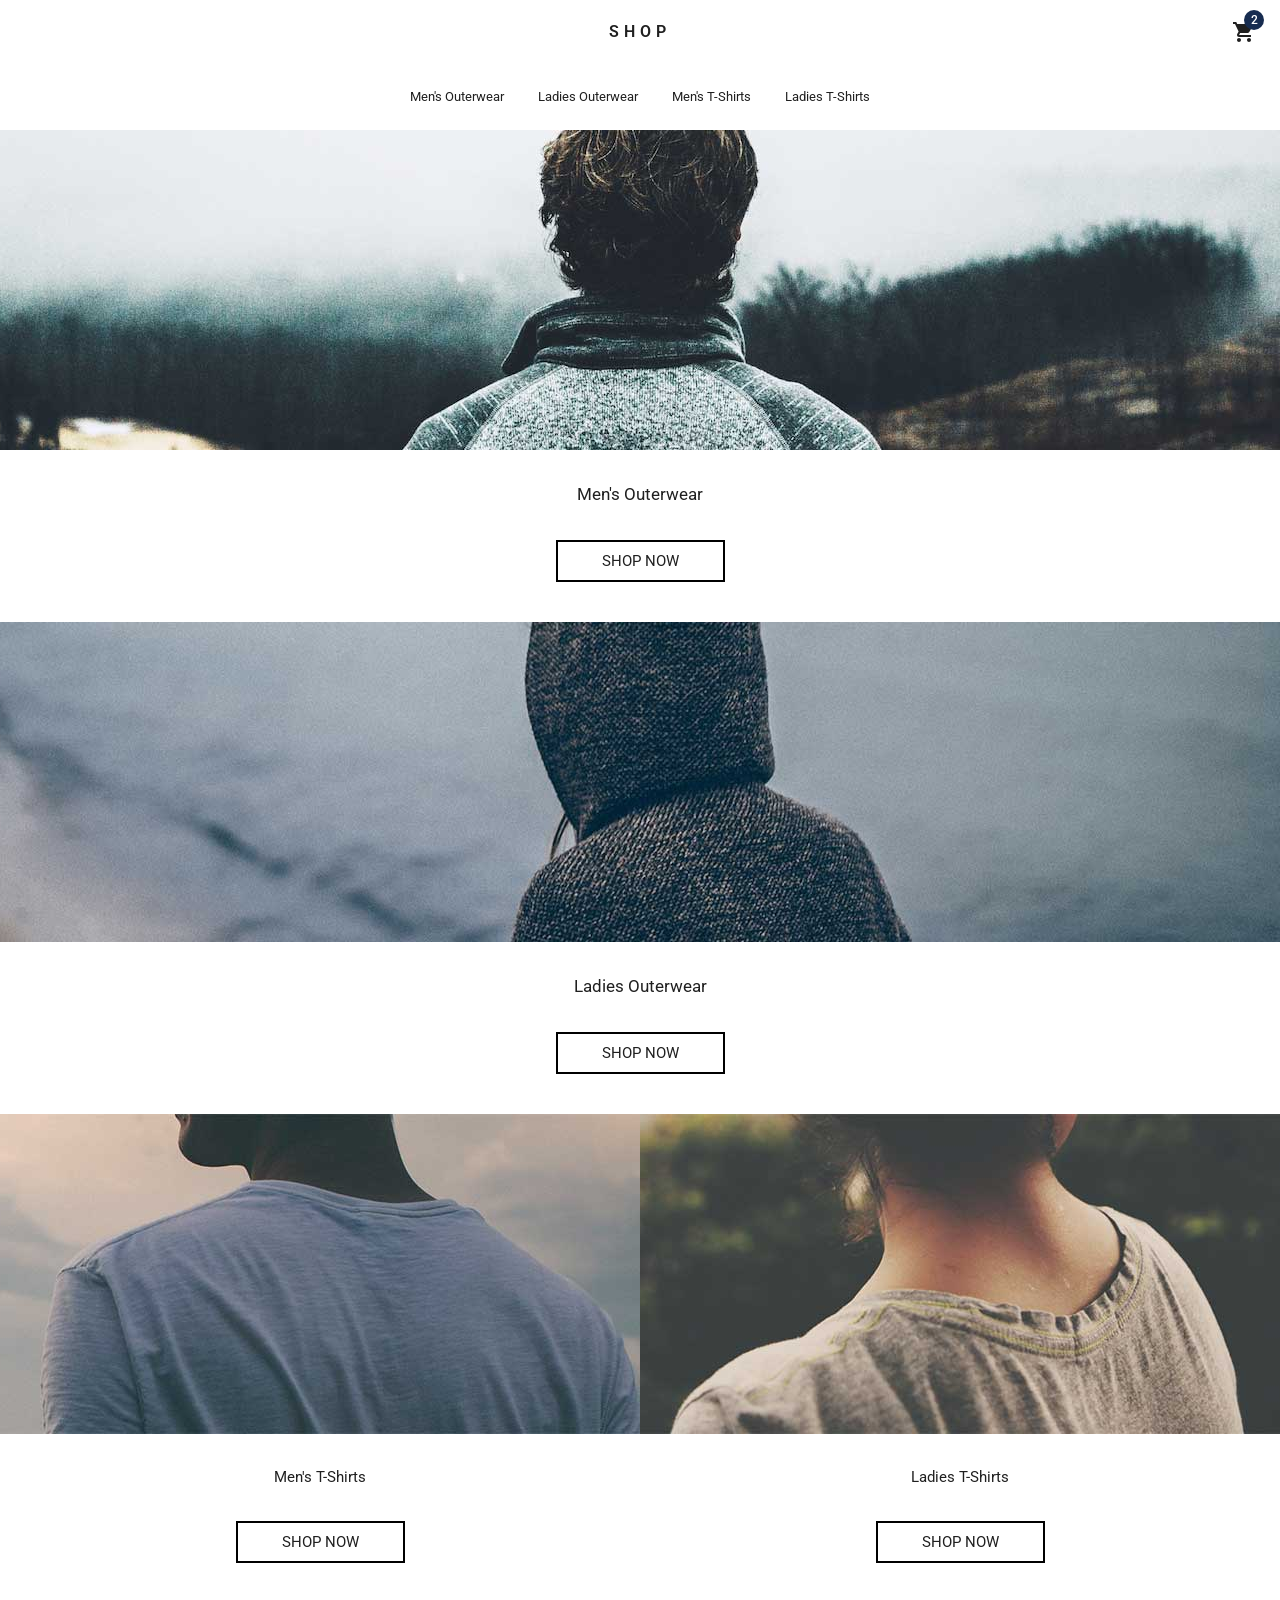
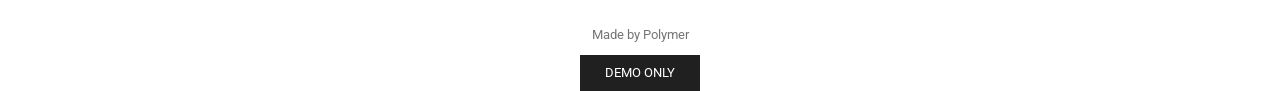
<file: index.html>
<!doctype html>
<html lang="en">
  <head>
    <meta charset="UTF-8" />
    <meta name="viewport" content="width=device-width, initial-scale=1.0" />
    <link rel="icon" type="image/png" sizes="32x32" href="./images/shop-icon-32.png" />
    <link rel="stylesheet" href="styles.css" />
    <title>Home - SHOP</title>
  </head>

  <body>
    <header class="page-header">
      <div class="header-top">
        <button type="button" class="hamburger-menu">
          <svg viewBox="0 0 24 24" aria-hidden="true">
            <path d="M3 18h18v-2H3v2zm0-5h18v-2H3v2zm0-7v2h18V6H3z" />
          </svg>
        </button>

        <a class="brand-title" href="./index.html" aria-label="SHOP Home">SHOP</a>

        <a class="cart-link" href="./pages/cart.html" aria-label="Shopping cart: 2 items">
          <svg viewBox="0 0 24 24" aria-hidden="true">
            <path
              d="M7 18c-1.1 0-1.99.9-1.99 2S5.9 22 7 22s2-.9 2-2-.9-2-2-2zM1 2v2h2l3.6 7.59-1.35 2.45c-.16.28-.25.61-.25.96 0 1.1.9 2 2 2h12v-2H7.42c-.14 0-.25-.11-.25-.25l.03-.12.9-1.63h7.45c.75 0 1.41-.41 1.75-1.03l3.58-6.49c.08-.14.12-.31.12-.48 0-.55-.45-1-1-1H5.21l-.94-2H1zm16 16c-1.1 0-1.99.9-1.99 2s.89 2 1.99 2 2-.9 2-2-.9-2-2-2z"
            />
          </svg>
          <span class="cart-count" aria-hidden="true">2</span>
        </a>
      </div>

      <!-- page navbar -->
      <nav class="page-nav" aria-label="Main navigation">
        <a href="./pages/product-listing-page.html">Men's Outerwear</a>
        <a href="./pages/product-listing-page.html">Ladies Outerwear</a>
        <a href="./pages/product-listing-page.html">Men's T-Shirts</a>
        <a href="./pages/product-listing-page.html">Ladies T-Shirts</a>
      </nav>
    </header>

    <main class="home-page">
      <section class="category">
        <a href="./pages/product-listing-page.html">
          <img src="./images/mens_outerwear.jpg" alt="Men's Outerwear" />
        </a>

        <div class="category-content">
          <h2>Men's Outerwear</h2>
          <a
            class="shop-button"
            href="./pages/product-listing-page.html"
            aria-label="Men's Outerwear Shop Now"
            >Shop Now</a
          >
        </div>
      </section>

      <section class="category">
        <a href="./pages/product-listing-page.html">
          <img src="./images/ladies_outerwear.jpg" alt="Ladies Outerwear" />
        </a>

        <div class="category-content">
          <h2>Ladies Outerwear</h2>
          <a
            class="shop-button"
            href="./pages/product-listing-page.html"
            aria-label="Ladies Outerwear Shop Now"
            >Shop Now</a
          >
        </div>
      </section>

      <div class="tshirt-categories">
        <section class="category">
          <a href="./pages/product-listing-page.html">
            <img src="./images/mens_tshirts.jpg" alt="Men's T-Shirts" />
          </a>

          <div class="category-content">
            <h2>Men's T-Shirts</h2>
            <a
              class="shop-button"
              href="./pages/product-listing-page.html"
              aria-label="Men's T-Shirts Shop Now"
              >Shop Now</a
            >
          </div>
        </section>

        <section class="category">
          <a href="./pages/product-listing-page.html">
            <img src="./images/ladies_tshirts.jpg" alt="Ladies T-Shirts" />
          </a>

          <div class="category-content">
            <h2>Ladies T-Shirts</h2>
            <a
              class="shop-button"
              href="./pages/product-listing-page.html"
              aria-label="Ladies T-Shirts Shop Now"
              >Shop Now</a
            >
          </div>
        </section>
      </div>
    </main>

    <footer class="page-footer">
      <a
        class="footer-link"
        target="_blank"
        rel="noopener"
        href="https://polymer-library.polymer-project.org/3.0/docs/apps/"
        >Made by Polymer</a
      >
      <p class="footer-button">Demo Only</p>
    </footer>
  </body>
</html>
</file>
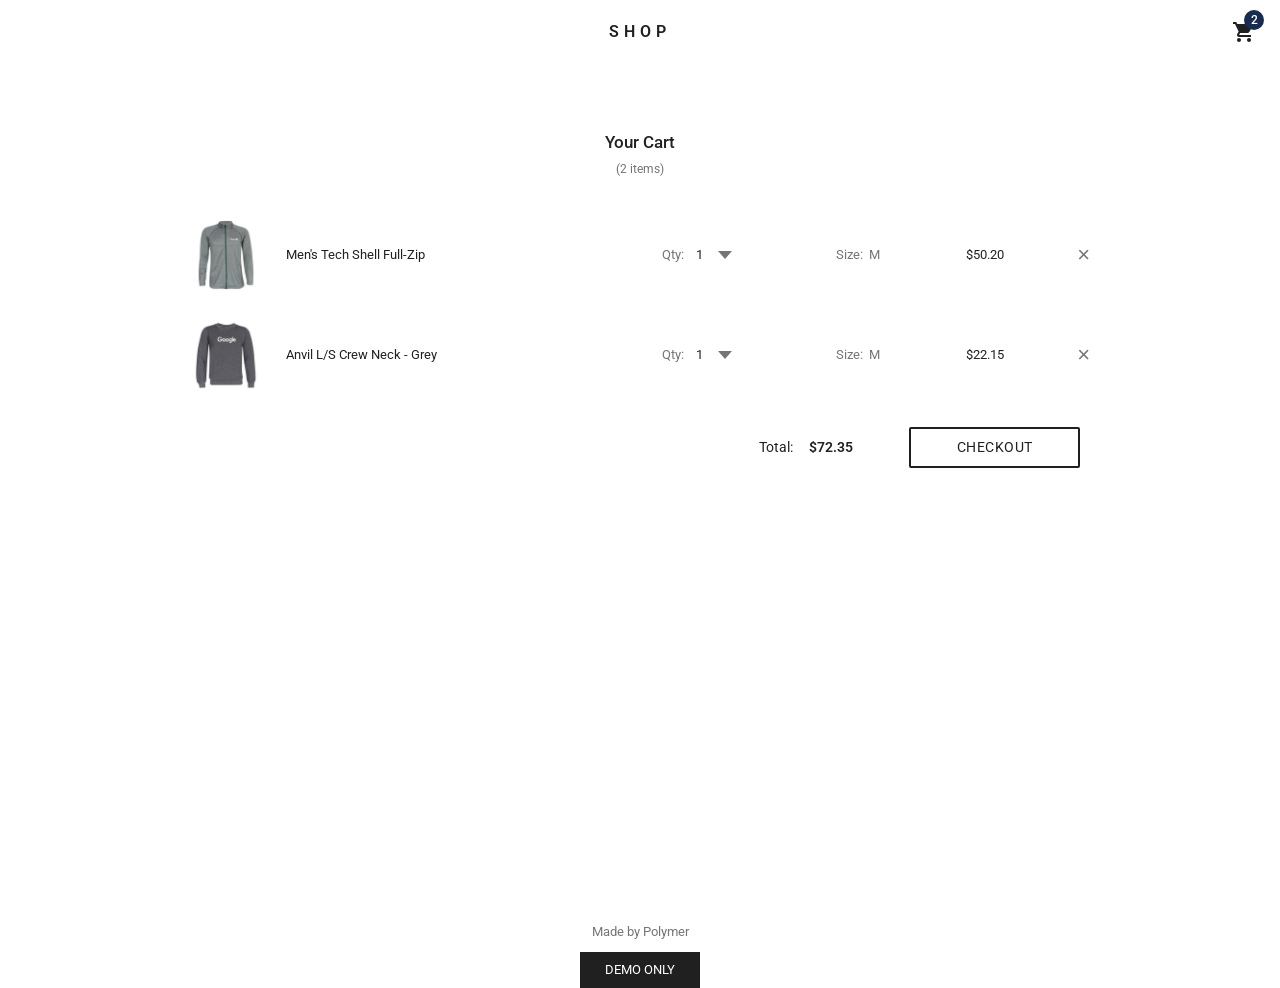
<file: pages/cart.html>
<!doctype html>
<html lang="en">
  <head>
    <meta charset="UTF-8" />
    <meta name="viewport" content="width=device-width, initial-scale=1.0" />
    <link rel="icon" type="image/png" sizes="32x32" href="../images/shop-icon-32.png" />
    <link rel="stylesheet" href="../styles.css" />
    <title>Your cart - SHOP</title>
  </head>

  <body>
    <header class="page-header">
      <div class="header-top">
        <button type="button" class="hamburger-menu">
          <svg viewBox="0 0 24 24" aria-hidden="true">
            <path d="M3 18h18v-2H3v2zm0-5h18v-2H3v2zm0-7v2h18V6H3z" />
          </svg>
        </button>

        <a class="brand-title" href="../index.html" aria-label="SHOP Home">SHOP</a>

        <a class="cart-link" href="cart.html" aria-label="Shopping cart: 2 items">
          <svg viewBox="0 0 24 24" aria-hidden="true">
            <path
              d="M7 18c-1.1 0-1.99.9-1.99 2S5.9 22 7 22s2-.9 2-2-.9-2-2-2zM1 2v2h2l3.6 7.59-1.35 2.45c-.16.28-.25.61-.25.96 0 1.1.9 2 2 2h12v-2H7.42c-.14 0-.25-.11-.25-.25l.03-.12.9-1.63h7.45c.75 0 1.41-.41 1.75-1.03l3.58-6.49c.08-.14.12-.31.12-.48 0-.55-.45-1-1-1H5.21l-.94-2H1zm16 16c-1.1 0-1.99.9-1.99 2s.89 2 1.99 2 2-.9 2-2-.9-2-2-2z"
            />
          </svg>
          <span class="cart-count" aria-hidden="true">2</span>
        </a>
      </div>
    </header>

    <main class="cart-page">
      <div class="cart-heading">
        <h1>Your Cart</h1>
        <p class="cart-item-count">(2 items)</p>
      </div>

      <section class="cart-items">
        <article class="cart-item">
          <img
            class="cart-item-image"
            src="../data/images/10-15068B.jpg"
            alt="Men's Tech Shell Full-Zip"
          />

          <h2 class="cart-item-name">Men's Tech Shell Full-Zip</h2>

          <div class="cart-item-details">
            <div class="cart-item-quantity">
              <label for="quantity-1">Qty:</label>
              <select id="quantity-1" name="quantity-1">
                <option selected>1</option>
                <option>2</option>
                <option>3</option>
                <option>4</option>
                <option>5</option>
              </select>
            </div>

            <div class="cart-item-size">
              <span>Size:</span>
              <span>M</span>
            </div>

            <p class="cart-item-price">$50.20</p>
          </div>

          <button
            class="remove-item"
            type="button"
            aria-label="Remove Men's Tech Shell Full-Zip from cart"
          >
            &times;
          </button>
        </article>

        <article class="cart-item">
          <img
            class="cart-item-image"
            src="../data/images/10-14154B.jpg"
            alt="Anvil L/S Crew Neck - Grey"
          />

          <h2 class="cart-item-name">Anvil L/S Crew Neck - Grey</h2>

          <div class="cart-item-details">
            <div class="cart-item-quantity">
              <label for="quantity-2">Qty:</label>
              <select id="quantity-2" name="quantity-2">
                <option selected>1</option>
                <option>2</option>
                <option>3</option>
                <option>4</option>
                <option>5</option>
              </select>
            </div>

            <div class="cart-item-size">
              <span>Size:</span>
              <span>M</span>
            </div>

            <p class="cart-item-price">$22.15</p>
          </div>

          <button
            class="remove-item"
            type="button"
            aria-label="Remove Anvil L/S Crew Neck - Grey from cart"
          >
            &times;
          </button>
        </article>
      </section>

      <div class="cart-summary">
        <p class="cart-total">
          <span>Total:</span>
          <strong>$72.35</strong>
        </p>

        <a class="checkout-button" href="checkout.html">CHECKOUT</a>
      </div>
    </main>

    <footer class="page-footer">
      <a
        class="footer-link"
        target="_blank"
        href="https://polymer-library.polymer-project.org/3.0/docs/apps/"
        >Made by Polymer</a
      >
      <p class="footer-button">DEMO ONLY</p>
    </footer>
  </body>
</html>
</file>
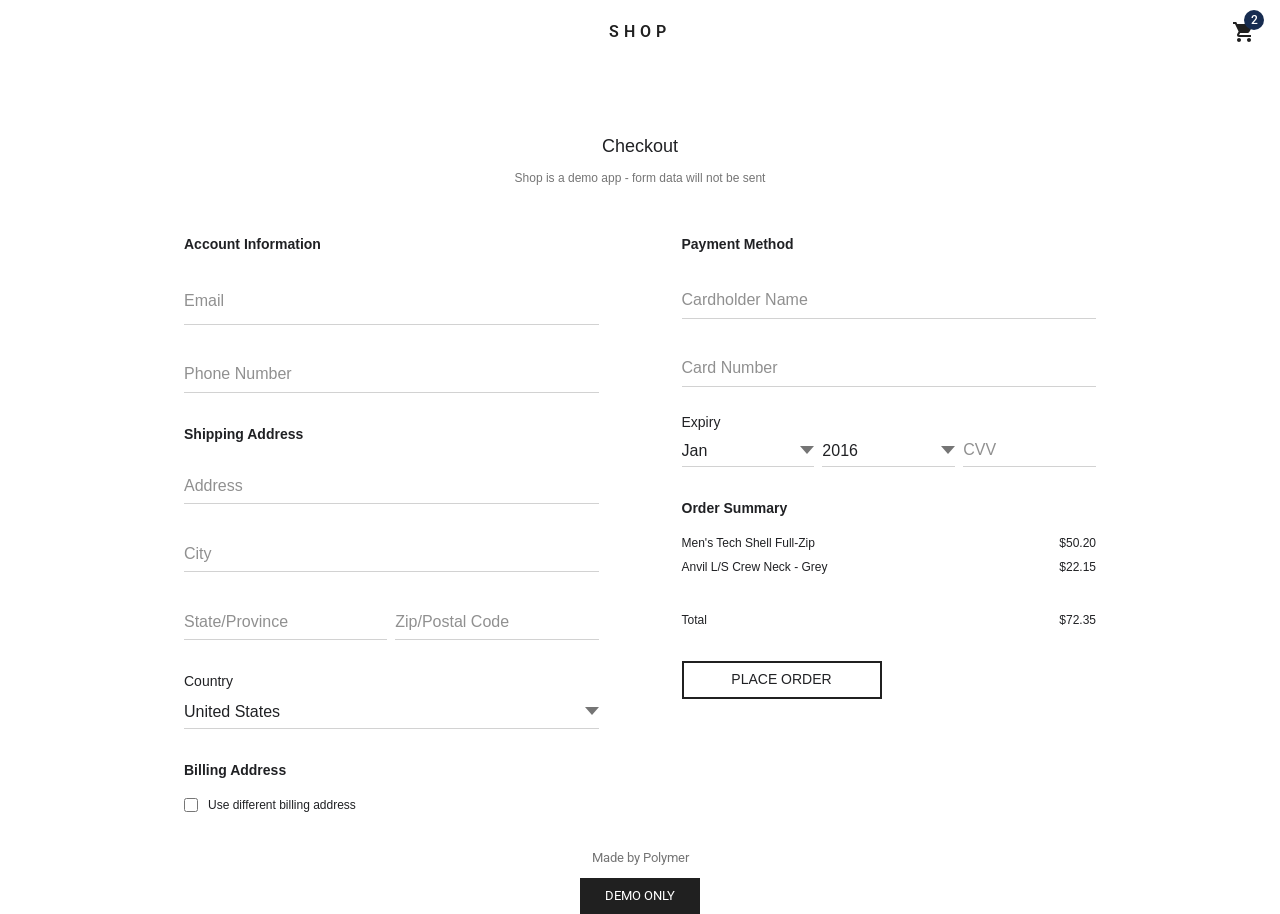
<file: pages/checkout.html>
<!doctype html>
<html lang="en">
  <head>
    <meta charset="UTF-8" />
    <meta name="viewport" content="width=device-width, initial-scale=1.0" />
    <link rel="icon" type="image/png" sizes="32x32" href="../images/shop-icon-32.png" />
    <link rel="stylesheet" href="../styles.css" />
    <title>Checkout - SHOP</title>
  </head>

  <body>
    <header class="page-header">
      <div class="header-top">
        <button type="button" class="hamburger-menu">
          <svg viewBox="0 0 24 24" aria-hidden="true">
            <path d="M3 18h18v-2H3v2zm0-5h18v-2H3v2zm0-7v2h18V6H3z" />
          </svg>
        </button>

        <a class="brand-title" href="../index.html" aria-label="SHOP Home">SHOP</a>

        <a class="cart-link" href="cart.html" aria-label="Shopping cart: 2 items">
          <svg viewBox="0 0 24 24" aria-hidden="true">
            <path
              d="M7 18c-1.1 0-1.99.9-1.99 2S5.9 22 7 22s2-.9 2-2-.9-2-2-2zM1 2v2h2l3.6 7.59-1.35 2.45c-.16.28-.25.61-.25.96 0 1.1.9 2 2 2h12v-2H7.42c-.14 0-.25-.11-.25-.25l.03-.12.9-1.63h7.45c.75 0 1.41-.41 1.75-1.03l3.58-6.49c.08-.14.12-.31.12-.48 0-.55-.45-1-1-1H5.21l-.94-2H1zm16 16c-1.1 0-1.99.9-1.99 2s.89 2 1.99 2 2-.9 2-2-.9-2-2-2z"
            />
          </svg>
          <span class="cart-count" aria-hidden="true">2</span>
        </a>
      </div>
    </header>

    <main class="checkout-page">
      <div class="checkout-intro">
        <h1>Checkout</h1>
        <p>Shop is a demo app - form data will not be sent</p>
      </div>

      <form class="checkout-form">
        <div class="checkout-left">
          <section class="checkout-section account-section">
            <h2>Account Information</h2>

            <div class="checkout-field email-field">
              <input
                id="email"
                name="email"
                type="email"
                placeholder="Email"
                autocomplete="email"
              />
            </div>

            <div class="checkout-field">
              <input
                id="phone"
                name="phone"
                type="tel"
                placeholder="Phone Number"
                autocomplete="tel"
              />
            </div>
          </section>

          <section class="checkout-section shipping-section">
            <h2>Shipping Address</h2>

            <div class="checkout-field">
              <input
                id="address"
                name="address"
                type="text"
                placeholder="Address"
                aria-label="Address"
                autocomplete="street-address"
              />
            </div>

            <div class="checkout-field">
              <input
                id="city"
                name="city"
                type="text"
                placeholder="City"
                aria-label="City"
                autocomplete="address-level2"
              />
            </div>

            <div class="checkout-field address-row">
              <input
                id="state"
                name="state"
                type="text"
                placeholder="State/Province"
                aria-label="State/Province"
                autocomplete="address-level1"
              />
              <input
                id="postal-code"
                name="postalCode"
                type="text"
                placeholder="Zip/Postal Code"
                aria-label="Zip/Postal Code"
                autocomplete="postal-code"
              />
            </div>

            <div class="checkout-field country-field">
              <label for="country">Country</label>
              <select id="country" name="country" autocomplete="country-name">
                <option value="US" selected>United States</option>
                <option value="IN">India</option>
                <option value="CA">Canada</option>
                <option value="GB">United Kingdom</option>
                <option value="AU">Australia</option>
              </select>
            </div>
          </section>

          <section class="checkout-section billing-section">
            <h2>Billing Address</h2>

            <label class="billing-checkbox">
              <input type="checkbox" name="differentBilling" />
              <span>Use different billing address</span>
            </label>
          </section>
        </div>

        <div class="checkout-right">
          <section class="checkout-section payment-section">
            <h2>Payment Method</h2>

            <div class="checkout-field">
              <input
                id="cardholder"
                name="cardholder"
                type="text"
                placeholder="Cardholder Name"
                aria-label="Cardholder Name"
                autocomplete="cc-name"
              />
            </div>

            <div class="checkout-field">
              <input
                id="card-number"
                name="cardNumber"
                type="text"
                inputmode="numeric"
                placeholder="Card Number"
                aria-label="Card Number"
                autocomplete="cc-number"
              />
            </div>

            <div class="expiry-row">
              <div class="checkout-field expiry-month">
                <label for="expiry-month">Expiry</label>
                <select id="expiry-month" name="expiryMonth" autocomplete="cc-exp-month">
                  <option value="01">Jan</option>
                  <option value="02">Feb</option>
                  <option value="03">Mar</option>
                  <option value="04">Apr</option>
                  <option value="05">May</option>
                  <option value="06">Jun</option>
                  <option value="07">Jul</option>
                  <option value="08">Aug</option>
                  <option value="09">Sep</option>
                  <option value="10">Oct</option>
                  <option value="11">Nov</option>
                  <option value="12">Dec</option>
                </select>
              </div>

              <div class="checkout-field expiry-year">
                <select id="expiry-year" name="expiryYear" autocomplete="cc-exp-year">
                  <option>2016</option>
                  <option>2026</option>
                  <option>2027</option>
                  <option>2028</option>
                  <option>2029</option>
                  <option>2030</option>
                  <option>2031</option>
                </select>
              </div>

              <div class="checkout-field expiry-cvv">
                <input
                  id="cvv"
                  name="cvv"
                  type="password"
                  inputmode="numeric"
                  placeholder="CVV"
                  autocomplete="cc-csc"
                />
              </div>
            </div>
          </section>

          <section class="checkout-section order-section">
            <h2>Order Summary</h2>

            <div class="order-items">
              <div class="order-item">
                <span>Men's Tech Shell Full-Zip</span>
                <span>$50.20</span>
              </div>

              <div class="order-item">
                <span>Anvil L/S Crew Neck - Grey</span>
                <span>$22.15</span>
              </div>
            </div>

            <div class="order-total">
              <span>Total</span>
              <span>$72.35</span>
            </div>

            <button class="place-order-button" type="submit">PLACE ORDER</button>
          </section>
        </div>
      </form>
    </main>

    <footer class="page-footer">
      <a
        class="footer-link"
        target="_blank"
        href="https://polymer-library.polymer-project.org/3.0/docs/apps/"
        >Made by Polymer</a
      >
      <p class="footer-button">DEMO ONLY</p>
    </footer>
  </body>
</html>
</file>
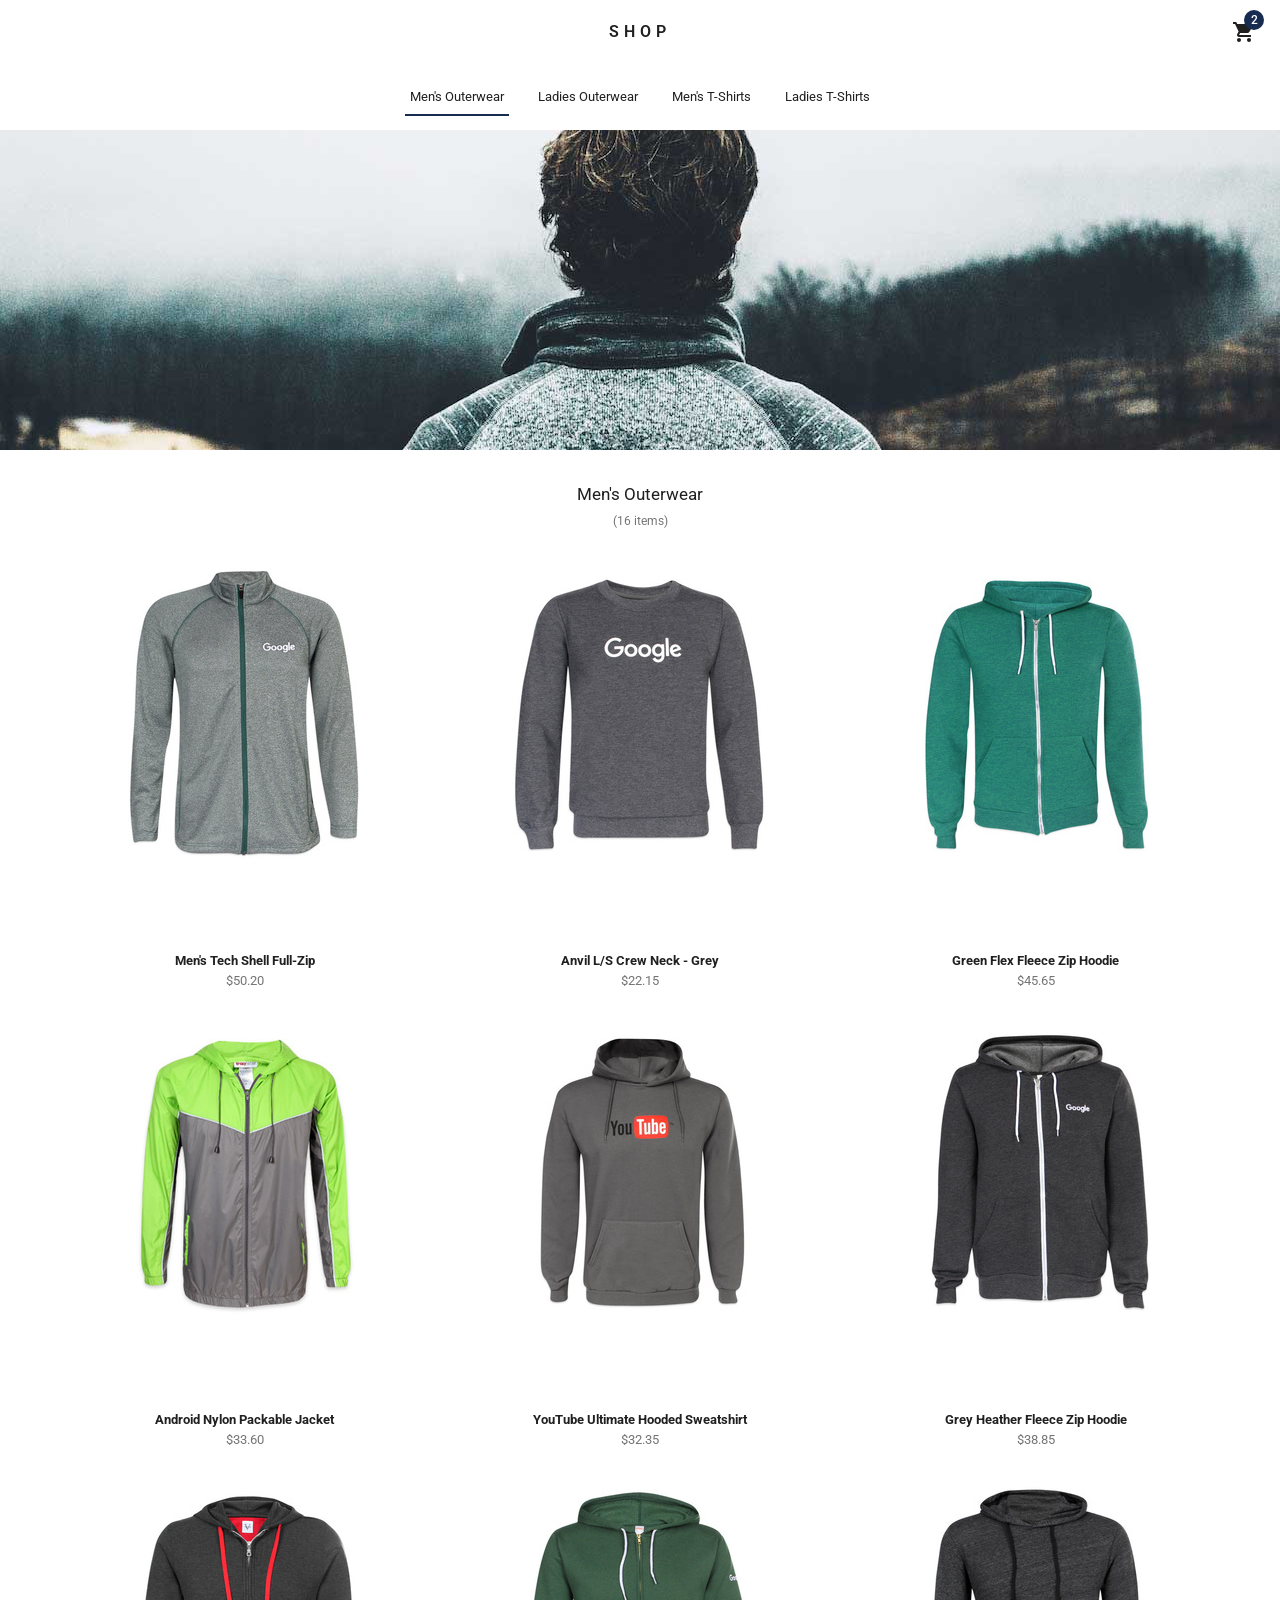
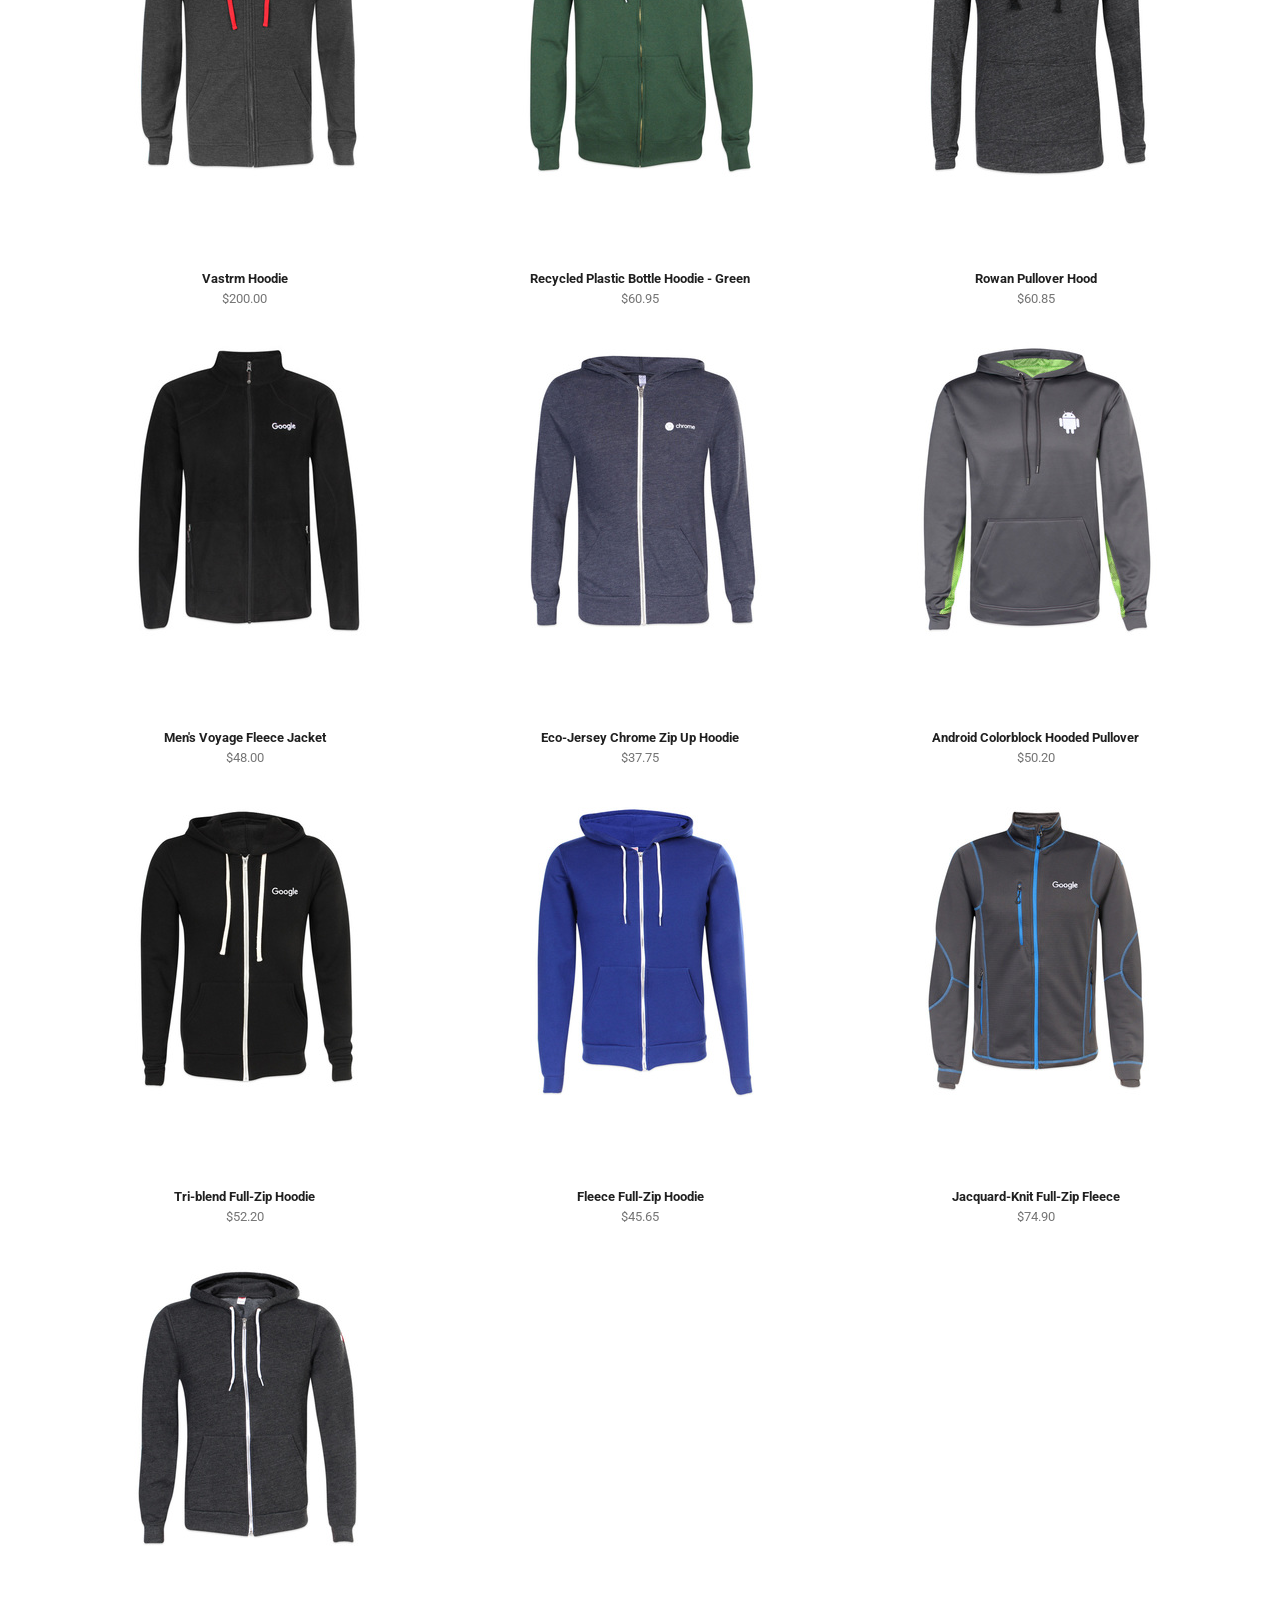
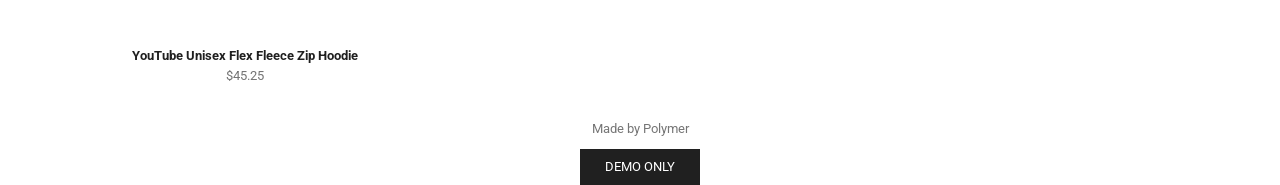
<file: pages/product-listing-page.html>
<!doctype html>
<html lang="en">
  <head>
    <meta charset="UTF-8" />
    <meta name="viewport" content="width=device-width, initial-scale=1.0" />
    <link rel="icon" type="image/png" sizes="32x32" href="../images/shop-icon-32.png" />
    <link rel="stylesheet" href="../styles.css" />
    <title>Men's Outerwear - SHOP</title>
  </head>
  <body>
    <header class="page-header">
      <div class="header-top">
        <button type="button" class="hamburger-menu">
          <svg viewBox="0 0 24 24" aria-hidden="true">
            <path d="M3 18h18v-2H3v2zm0-5h18v-2H3v2zm0-7v2h18V6H3z" />
          </svg>
        </button>

        <a class="brand-title" href="../index.html" aria-label="SHOP Home">SHOP</a>

        <a class="cart-link" href="cart.html" aria-label="Shopping cart: 2 items">
          <svg viewBox="0 0 24 24" aria-hidden="true">
            <path
              d="M7 18c-1.1 0-1.99.9-1.99 2S5.9 22 7 22s2-.9 2-2-.9-2-2-2zM1 2v2h2l3.6 7.59-1.35 2.45c-.16.28-.25.61-.25.96 0 1.1.9 2 2 2h12v-2H7.42c-.14 0-.25-.11-.25-.25l.03-.12.9-1.63h7.45c.75 0 1.41-.41 1.75-1.03l3.58-6.49c.08-.14.12-.31.12-.48 0-.55-.45-1-1-1H5.21l-.94-2H1zm16 16c-1.1 0-1.99.9-1.99 2s.89 2 1.99 2 2-.9 2-2-.9-2-2-2z"
            />
          </svg>
          <span class="cart-count" aria-hidden="true">2</span>
        </a>
      </div>

      <!-- page navbar -->
      <nav class="page-nav" aria-label="Main navigation">
        <a class="active" href="product-listing-page.html">Men's Outerwear</a>
        <a href="product-listing-page.html">Ladies Outerwear</a>
        <a href="product-listing-page.html">Men's T-Shirts</a>
        <a href="product-listing-page.html">Ladies T-Shirts</a>
      </nav>
    </header>

    <main id="products-page">
      <section class="hero-section">
        <img src="../images/mens_outerwear.jpg" alt="Men's Outerwear collection" />
      </section>

      <h1 class="page-title">Men's Outerwear <span class="item-count">(16 items)</span></h1>

      <section class="product-container" aria-label="Men's Outerwear products">
        <article class="product-card">
          <a href="product.html"
            ><img
              class="product-image"
              src="../data/images/10-15068B.jpg"
              alt="Men's Tech Shell Full-Zip"
            />
            <h2 class="product-name">Men's Tech Shell Full-Zip</h2>
            <p class="product-price">$50.20</p></a
          >
        </article>
        <article class="product-card">
          <a href="product.html"
            ><img
              class="product-image"
              src="../data/images/10-14154B.jpg"
              alt="Anvil L/S Crew Neck - Grey"
            />
            <h2 class="product-name">Anvil L/S Crew Neck - Grey</h2>
            <p class="product-price">$22.15</p></a
          >
        </article>
        <article class="product-card">
          <a href="product.html"
            ><img
              class="product-image"
              src="../data/images/10-14157B.jpg"
              alt="Green Flex Fleece Zip Hoodie"
            />
            <h2 class="product-name">Green Flex Fleece Zip Hoodie</h2>
            <p class="product-price">$45.65</p></a
          >
        </article>
        <article class="product-card">
          <a href="product.html"
            ><img
              class="product-image"
              src="../data/images/10-15041B.jpg"
              alt="Android Nylon Packable Jacket"
              loading="lazy"
            />
            <h2 class="product-name">Android Nylon Packable Jacket</h2>
            <p class="product-price">$33.60</p></a
          >
        </article>
        <article class="product-card">
          <a href="product.html"
            ><img
              class="product-image"
              src="../data/images/10-14133B.jpg"
              alt="YouTube Ultimate Hooded Sweatshirt"
              loading="lazy"
            />
            <h2 class="product-name">YouTube Ultimate Hooded Sweatshirt</h2>
            <p class="product-price">$32.35</p></a
          >
        </article>
        <article class="product-card">
          <a href="product.html"
            ><img
              class="product-image"
              src="../data/images/10-14160B.jpg"
              alt="Grey Heather Fleece Zip Hoodie"
              loading="lazy"
            />
            <h2 class="product-name">Grey Heather Fleece Zip Hoodie</h2>
            <p class="product-price">$38.85</p></a
          >
        </article>
        <article class="product-card">
          <a href="product.html"
            ><img
              class="product-image"
              src="../data/images/10-14153B.jpg"
              alt="Vastrm Hoodie"
              loading="lazy"
            />
            <h2 class="product-name">Vastrm Hoodie</h2>
            <p class="product-price">$200.00</p></a
          >
        </article>
        <article class="product-card">
          <a href="product.html"
            ><img
              class="product-image"
              src="../data/images/10-14158B.jpg"
              alt="Recycled Plastic Bottle Hoodie - Green"
              loading="lazy"
            />
            <h2 class="product-name">Recycled Plastic Bottle Hoodie - Green</h2>
            <p class="product-price">$60.95</p></a
          >
        </article>
        <article class="product-card">
          <a href="product.html"
            ><img
              class="product-image"
              src="../data/images/10-14152B.jpg"
              alt="Rowan Pullover Hood"
              loading="lazy"
            />
            <h2 class="product-name">Rowan Pullover Hood</h2>
            <p class="product-price">$60.85</p></a
          >
        </article>
        <article class="product-card">
          <a href="product.html"
            ><img
              class="product-image"
              src="../data/images/10-14155B.jpg"
              alt="Men's Voyage Fleece Jacket"
              loading="lazy"
            />
            <h2 class="product-name">Men's Voyage Fleece Jacket</h2>
            <p class="product-price">$48.00</p></a
          >
        </article>
        <article class="product-card">
          <a href="product.html"
            ><img
              class="product-image"
              src="../data/images/10-14159B.jpg"
              alt="Eco-Jersey Chrome Zip Up Hoodie"
              loading="lazy"
            />
            <h2 class="product-name">Eco-Jersey Chrome Zip Up Hoodie</h2>
            <p class="product-price">$37.75</p></a
          >
        </article>
        <article class="product-card">
          <a href="product.html"
            ><img
              class="product-image"
              src="../data/images/10-14146B.jpg"
              alt="Android Colorblock Hooded Pullover"
              loading="lazy"
            />
            <h2 class="product-name">Android Colorblock Hooded Pullover</h2>
            <p class="product-price">$50.20</p></a
          >
        </article>
        <article class="product-card">
          <a href="product.html"
            ><img
              class="product-image"
              src="../data/images/10-14216B.jpg"
              alt="Tri-blend Full-Zip Hoodie"
              loading="lazy"
            />
            <h2 class="product-name">Tri-blend Full-Zip Hoodie</h2>
            <p class="product-price">$52.20</p></a
          >
        </article>
        <article class="product-card">
          <a href="product.html"
            ><img
              class="product-image"
              src="../data/images/10-14215B.jpg"
              alt="Fleece Full-Zip Hoodie"
              loading="lazy"
            />
            <h2 class="product-name">Fleece Full-Zip Hoodie</h2>
            <p class="product-price">$45.65</p></a
          >
        </article>
        <article class="product-card">
          <a href="product.html"
            ><img
              class="product-image"
              src="../data/images/10-14217B.jpg"
              alt="Jacquard-Knit Full-Zip Fleece"
              loading="lazy"
            />
            <h2 class="product-name">Jacquard-Knit Full-Zip Fleece</h2>
            <p class="product-price">$74.90</p></a
          >
        </article>
        <article class="product-card">
          <a href="product.html"
            ><img
              class="product-image"
              src="../data/images/10-15103B.jpg"
              alt="YouTube Unisex Flex Fleece Zip Hoodie"
              loading="lazy"
            />
            <h2 class="product-name">YouTube Unisex Flex Fleece Zip Hoodie</h2>
            <p class="product-price">$45.25</p></a
          >
        </article>
      </section>
    </main>

    <footer class="page-footer">
      <a
        class="footer-link"
        target="_blank"
        href="https://polymer-library.polymer-project.org/3.0/docs/apps/"
        >Made by Polymer</a
      >
      <p class="footer-button">DEMO ONLY</p>
    </footer>
  </body>
</html>
</file>
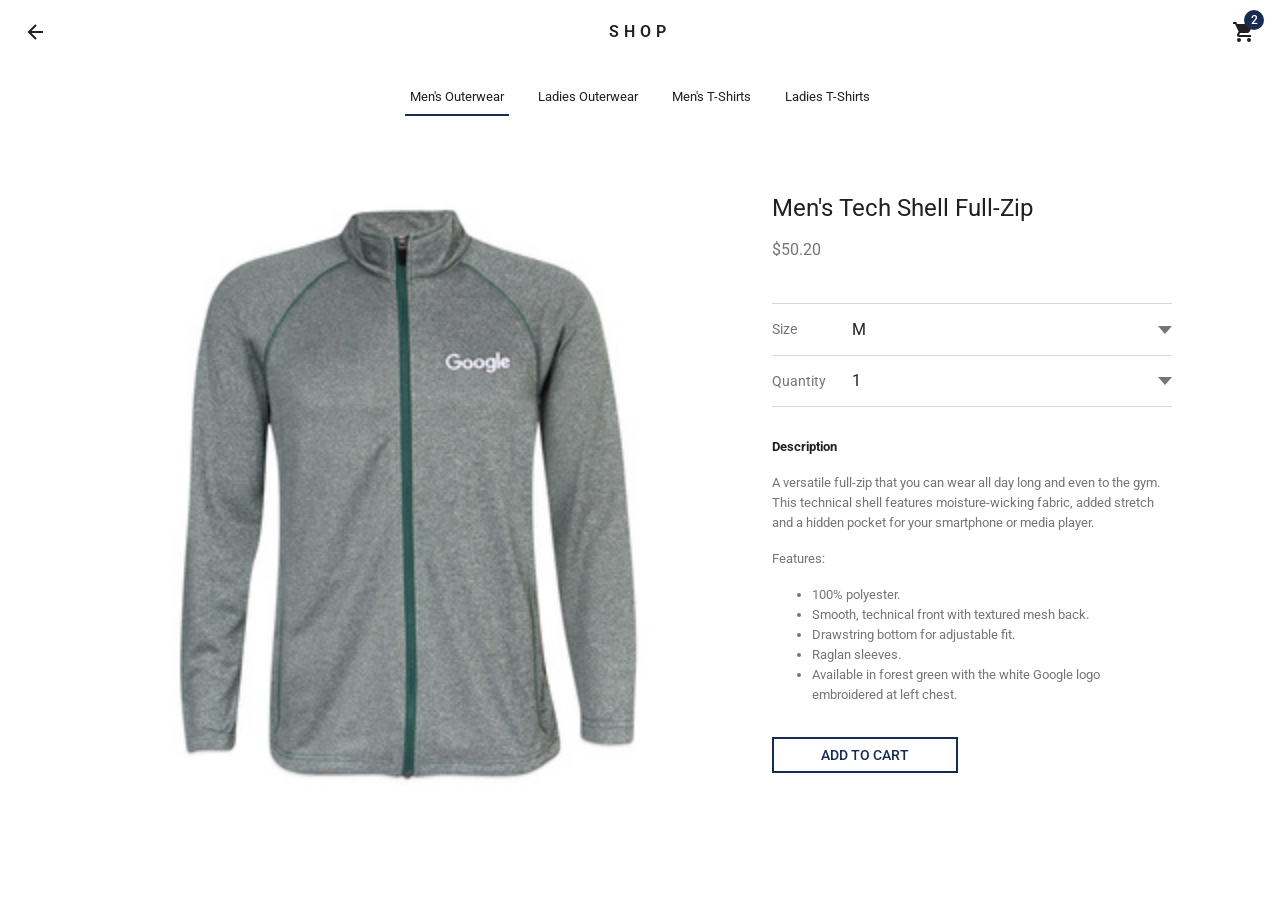
<file: pages/product.html>
<!doctype html>
<html lang="en">
  <head>
    <meta charset="UTF-8" />
    <meta name="viewport" content="width=device-width, initial-scale=1.0" />
    <link rel="icon" type="image/png" sizes="32x32" href="../images/shop-icon-32.png" />
    <link rel="stylesheet" href="../styles.css" />
    <title>Men's Tech Shell Full-Zip - SHOP</title>
  </head>

  <body>
    <header class="page-header">
      <div class="header-top">
        <a href="product-listing-page.html" class="back-link" aria-label="Back to products">
          <svg viewBox="0 0 24 24" aria-hidden="true">
            <path d="M19 12H5M12 19l-7-7 7-7" />
          </svg>
        </a>

        <a class="brand-title" href="../index.html" aria-label="SHOP Home">SHOP</a>

        <a class="cart-link" href="cart.html" aria-label="Shopping cart: 2 items">
          <svg viewBox="0 0 24 24" aria-hidden="true">
            <path
              d="M7 18c-1.1 0-1.99.9-1.99 2S5.9 22 7 22s2-.9 2-2-.9-2-2-2zM1 2v2h2l3.6 7.59-1.35 2.45c-.16.28-.25.61-.25.96 0 1.1.9 2 2 2h12v-2H7.42c-.14 0-.25-.11-.25-.25l.03-.12.9-1.63h7.45c.75 0 1.41-.41 1.75-1.03l3.58-6.49c.08-.14.12-.31.12-.48 0-.55-.45-1-1-1H5.21l-.94-2H1zm16 16c-1.1 0-1.99.9-1.99 2s.89 2 1.99 2 2-.9 2-2-.9-2-2-2z"
            />
          </svg>
          <span class="cart-count" aria-hidden="true">2</span>
        </a>
      </div>

      <!-- page navbar -->
      <nav class="page-nav" aria-label="Main navigation">
        <a class="active" href="product-listing-page.html">Men's Outerwear</a>
        <a href="product-listing-page.html">Ladies Outerwear</a>
        <a href="product-listing-page.html">Men's T-Shirts</a>
        <a href="product-listing-page.html">Ladies T-Shirts</a>
      </nav>
    </header>

    <main class="product-detail">
      <div class="detail-image-container">
        <img
          class="detail-image"
          src="../data/images/10-15068B.jpg"
          alt="Men's Tech Shell Full-Zip"
        />
      </div>

      <section class="detail-info">
        <h1 class="detail-title">Men's Tech Shell Full-Zip</h1>

        <p class="detail-price">$50.20</p>

        <form id="product-form">
          <label class="select-row">
            <span>Size</span>
            <select name="size" aria-label="Size">
              <option value="XS">XS</option>
              <option value="S">S</option>
              <option value="M" selected>M</option>
              <option value="L">L</option>
              <option value="XL">XL</option>
            </select>
          </label>

          <label class="select-row">
            <span>Quantity</span>
            <select name="quantity" aria-label="Quantity">
              <option value="1" selected>1</option>
              <option value="2">2</option>
              <option value="3">3</option>
              <option value="4">4</option>
              <option value="5">5</option>
            </select>
          </label>

          <div class="detail-description">
            <h2>Description</h2>
            <p>
              A versatile full-zip that you can wear all day long and even to the gym. This
              technical shell features moisture-wicking fabric, added stretch and a hidden pocket
              for your smartphone or media player.
            </p>
            <p>Features:</p>
            <ul>
              <li>100% polyester.</li>
              <li>Smooth, technical front with textured mesh back.</li>
              <li>Drawstring bottom for adjustable fit.</li>
              <li>Raglan sleeves.</li>
              <li>
                Available in forest green with the white Google logo embroidered at left chest.
              </li>
            </ul>
          </div>
        </form>
      </section>

      <div class="btn-container">
        <button class="add-to-cart" type="submit" form="product-form">ADD TO CART</button>
      </div>
    </main>

    <footer class="page-footer product-footer">
      <a
        class="footer-link"
        target="_blank"
        href="https://polymer-library.polymer-project.org/3.0/docs/apps/"
        >Made by Polymer</a
      >
      <p class="footer-button">DEMO ONLY</p>
    </footer>
  </body>
</html>
</file>
<file: styles.css>
@import url("https://fonts.googleapis.com/css2?family=Roboto:wght@300;400;500;700&display=swap");
/* mobile first css style */
*,
*::before,
*::after {
  margin: 0;
  padding: 0;
  box-sizing: border-box;
}

body {
  font-family: "Roboto", "Noto", sans-serif;
  font-size: 13px;
  line-height: 1.5;
  color: #202020;
}
/* css reset ends here */

/* PAGE 1 Home Page styles start here */
/* header style starts here  */
/* page logo  */
a {
  color: inherit;
  text-decoration: none;
}

.page-header {
  background-color: #fff;
}

.header-top {
  height: 64px;
  display: flex;
  align-items: center;
  justify-content: space-between;
  padding: 0 16px;
  position: relative;
}

.brand-title {
  font-size: 16px;
  font-weight: 600;
  letter-spacing: 4.8px;
  position: absolute;
  left: 50%;
  transform: translateX(-50%);
}

/* cart icon styles  */
.cart-link {
  display: flex;
  align-items: center;
  justify-content: center;
  width: 40px;
  height: 40px;
  padding: 8px;
  position: relative;
}

.cart-link svg {
  width: 24px;
  height: 24px;
  fill: #202020;
}

.cart-count {
  position: absolute;
  top: -2px;
  right: 0;
  display: flex;
  align-items: center;
  justify-content: center;
  width: 20px;
  height: 20px;
  border-radius: 50%;
  background-color: #172c50;
  color: #fff;
  font-size: 12px;
  font-weight: 500;
}

/* hamburger menu styles for mobile  */
.hamburger-menu {
  border: none;
  background: none;
  color: #202020;
  width: 40px;
  height: 40px;
  padding: 8px;
  display: flex;
  align-items: center;
  justify-content: center;
  cursor: pointer;
}

.hamburger-menu svg {
  width: 24px;
  height: 24px;
  fill: #202020;
}

.page-nav {
  display: none;
}
/* header and navbar styles ends here  */

/* main page style starts here  */
.home-page {
  margin: 0 auto;
  max-width: 1440px;
}

.category {
  margin-bottom: 40px;
}

.category img {
  display: block;
  width: 100%;
  height: 240px;
  object-fit: cover;
  object-position: center;
}

.category-content {
  text-align: center;
}

.category-content h2 {
  font-size: 17px;
  font-weight: 400;
  margin: 24px 0;
}

.shop-button {
  display: inline-block;
  padding: 8px 44px;
  border: 2px solid #000;
  background: #fff;
  font-size: 15px;
  font-weight: 400;
  text-align: center;
  text-transform: uppercase;
}

.tshirt-categories {
  display: grid;
  grid-template-columns: 1fr 1fr;
}

.tshirt-categories .category {
  min-width: 0;
}

.tshirt-categories .category-content h2 {
  font-size: 14px;
  font-weight: 400;
}

.tshirt-categories .shop-button {
  padding: 8px 24px;
  font-size: 13px;
}

/* main page styles ends here  */

/* footer section styles starts */

.page-footer {
  text-align: center;
  line-height: 24px;
  margin-top: 20px;
  color: #757575;
  font-size: 13px;
}

.footer-link {
  cursor: pointer;
}

.footer-button {
  width: 120px;
  margin: 8px auto 0;
  padding: 6px;
  background-color: #202020;
  color: #fff;
  border: none;
  text-transform: uppercase;
}

/* footer section ends  */
/* home page mobile styles ends here  */

/* home page tablet styles start here  */
@media (min-width: 768px) {
  .header-top {
    height: 64px;
    justify-content: center;
  }

  .category img {
    height: 320px;
  }

  .category-content h2 {
    margin: 32px 0;
  }

  .hamburger-menu {
    visibility: hidden;
  }

  .page-nav {
    display: flex;
    flex-direction: row;
    align-items: center;
    justify-content: center;
    gap: 24px;
    height: 66px;
  }

  .page-nav a {
    display: inline-block;
    font-size: 13px;
    font-weight: 400;
    line-height: 1.5;
    color: #202020;
    padding: 9px 5px;
    box-shadow: inset 0 -2px 0 transparent;
  }

  .page-nav a.active {
    box-shadow: inset 0 -2px 0 #172c50;
  }

  .cart-link {
    position: absolute;
    right: 16px;
  }

  .tshirt-categories .shop-button {
    padding: 8px 44px;
  }
}

/* home page desktop styles start here  */
@media (min-width: 1024px) {
  .tshirt-categories .category-content h2 {
    font-size: 15px;
    font-weight: 400;
  }

  .tshirt-categories .shop-button {
    font-size: 15px;
  }
}

/* Page 1 Home Page styles end here */

/* PAGE 2  */
/* Product listing page styles start here  */
.hero-section {
  display: none;
}

.page-title {
  margin: 0;
  font-size: 14px;
  font-weight: 400;
  line-height: 21px;
  text-align: center;
}

.item-count {
  display: block;
  margin-top: 7px;
  color: #757575;
  font-size: 12px;
  line-height: 14px;
  font-weight: 400;
}

.product-container {
  display: grid;
  grid-template-columns: repeat(2, minmax(154px, 1fr));
  justify-content: space-between;
  row-gap: 32px;
  max-width: 1440px;
  margin: 35px auto 32px;
  padding: 0 21px;
  list-style: none;
}

.product-card {
  min-width: 0;
  text-align: center;
}

.product-card a {
  display: block;
  color: inherit;
  text-decoration: none;
}

.product-image {
  display: block;
  width: 100%;
  aspect-ratio: 1 / 1;
  object-fit: contain;
  object-position: center;
}

.product-name {
  margin: 15px 0 0;
  font-size: 13px;
  font-weight: 700;
  line-height: 1.5;
  color: #202020;
}

.product-price {
  margin: 0;
  color: #757575;
  font-size: 13px;
  line-height: 1.5;
}

/* page 2 product listing page tablet styles start here  */
@media (min-width: 768px) {
  .hero-section {
    display: block;
    width: 100%;
    max-width: 1440px;
    height: 320px;
    margin: 0 auto;
    overflow: hidden;
  }

  .hero-section img {
    display: block;
    width: 100%;
    height: 100%;
    object-fit: cover;
    object-position: center;
  }

  .page-title {
    margin-top: 32px;
    font-size: 17px;
    line-height: 25px;
  }

  .page-nav a.active {
    border-bottom-color: #202020;
  }

  .product-container {
    grid-template-columns: repeat(3, minmax(150px, 1fr));
    row-gap: 31px;
    padding: 0 58px;
  }

  .product-name {
    margin-top: 16px;
    font-size: 13px;
  }
}

/* page 2 product listing page desktop styles start here  */
@media (min-width: 1024px) {
  .product-container {
    grid-template-columns: repeat(3, 373px);
    row-gap: 32px;
  }

  .product-image {
    width: 300px;
    margin: 0 0 0 36px;
  }

  .product-name {
    margin-top: 88px;
  }
}
/* PAGE 2 product listing page styles end here  */

/* PAGE 3 Product page styles start here */
.back-link {
  display: flex;
  align-items: center;
  justify-content: center;
  width: 40px;
  height: 40px;
  color: #202124;
  text-decoration: none;
  flex-shrink: 0;
}

.back-link svg {
  display: block;
  width: 24px;
  height: 24px;
  fill: none;
  stroke: #202124;
  stroke-width: 2;
}

.product-detail {
  display: flex;
  flex-direction: column;
  width: 100%;
  margin: 0;
  padding: 0 0 0;
}

.detail-image-container {
  display: flex;
  justify-content: center;
  width: 100%;
}

.detail-image {
  display: block;
  width: 300px;
  height: 300px;
  object-fit: contain;
  object-position: center;
}

.detail-info {
  width: 100%;
  padding: 0 24px;
}

.detail-title {
  margin: 32px 0 12px;
  color: #202020;
  font-size: 20px;
  font-weight: 400;
  line-height: 24px;
}

.detail-price {
  margin: 0 0 33px;
  color: #757575;
  font-size: 13px;
  line-height: 20px;
}

#product-form {
  width: 100%;
  margin: 0;
}

.select-row {
  display: flex;
  align-items: center;
  width: 100%;
  min-height: 52px;
  border-top: 1px solid #d8d8d8;
  color: #757575;
  font-size: 13px;
}

.select-row:last-of-type {
  border-bottom: 1px solid #d8d8d8;
}

.select-row span {
  flex-basis: 72px;
}

.select-row select {
  flex: 1;
  min-width: 0;
  height: 46px;
  padding: 0 8px;
  border: 0;
  background: #fff;
  color: #212121;
  font: inherit;
  cursor: pointer;
  outline: none;
  appearance: none;
  background: url("data:image/svg+xml,%3Csvg xmlns='http://www.w3.org/2000/svg' width='14' height='8' viewBox='0 0 14 8'%3E%3Cpath fill='%23757575' d='M0 0h14L7 8z'/%3E%3C/svg%3E")
    no-repeat right center;
}

.detail-description {
  margin-top: 30px;
  color: #757575;
  font-size: 13px;
  line-height: 20px;
}

.detail-description h2 {
  margin: 0 0 16px;
  color: #212121;
  font-size: 13px;
  font-weight: 700;
  line-height: 20px;
}

.detail-description p {
  margin: 0 0 16px;
}

.detail-description ul {
  margin: 12px 0 0;
  padding-left: 40px;
}

.btn-container {
  position: fixed;
  z-index: 10;
  bottom: 0;
  left: 0;
  right: 0;
  background: #172c50;
}

.add-to-cart {
  display: block;
  width: 100%;
  min-height: 64px;
  padding: 0 16px;
  border: 0;
  border-radius: 0;
  background: #172c50;
  color: #fff;
  font-family: inherit;
  font-size: 15px;
  font-weight: 500;
  text-align: center;
  cursor: pointer;
}

/* page 3 product page tablet styles start here  */
@media (min-width: 768px) {
  .header-top {
    display: grid;
    grid-template-columns: 40px 1fr 40px;
    align-items: center;
    width: 100%;
  }

  .product-detail {
    display: grid;
    grid-template-columns: repeat(2, minmax(0, 320px));
    column-gap: 64px;
    align-items: start;
    width: 704px;
    margin: 64px auto 0;
    padding: 0 0 64px;
  }

  .detail-image-container {
    grid-column: 1;
    grid-row: 1 / span 2;
    justify-content: flex-start;
  }

  .detail-image {
    width: 320px;
    height: 320px;
  }

  .detail-info {
    grid-column: 2;
    grid-row: 1;
    padding: 0;
  }

  .detail-title {
    margin: 0 0 16px;
    font-size: 24px;
    line-height: 28px;
  }

  .detail-price {
    font-size: 16px;
    line-height: 24px;
    margin-bottom: 41px;
  }

  .detail-description {
    margin-top: 30px;
    font-size: 13px;
  }

  .select-row span {
    font-size: 14px;
  }

  .select-row select {
    font-size: 16px;
  }

  .btn-container {
    position: static;
    grid-column: 2;
    grid-row: 2;
    width: 186px;
    margin-top: 32px;
    background: transparent;
  }

  .add-to-cart {
    width: 186px;
    min-height: 36px;
    border: 2px solid #172c50;
    background: #fff;
    color: #172c50;
    font-size: 14px;
    font-weight: 500;
  }

  .product-footer {
    display: none;
  }
}

/* page 3 product page desktop styles start here  */
@media (min-width: 1024px) {
  .product-detail {
    grid-template-columns: minmax(0, 600px) minmax(0, 400px);
    width: 100%;
    max-width: 1064px;
  }

  .detail-image-container {
    grid-row: 1 / span 2;
  }

  .btn-container {
    margin-top: 11px;
  }

  .detail-image {
    width: 600px;
    height: 600px;
  }
}
/* PAGE 3 Product page styles end here */

/* PAGE 4 Cart Page styles start here */

.cart-page {
  width: 100%;
  max-width: 900px;
  min-height: calc(100vh - 64px);
  margin: 0 auto;
  padding: 0 24px 48px;
  color: #202124;
}

.cart-heading {
  margin: 0 0 29px;
  text-align: left;
}

.cart-heading h1 {
  margin: 0;
  font-size: 14.5px;
  font-weight: 500;
  line-height: 21px;
  text-align: center;
}

.cart-item-count {
  margin: 7px 0 0;
  color: #757575;
  font-size: 12px;
  line-height: 14px;
  text-align: center;
}

.cart-item {
  display: grid;
  grid-template-columns: 72px minmax(0, 1fr) 16px;
  grid-template-rows: auto auto;
  align-items: center;
  column-gap: 10px;
  row-gap: 8px;
  padding: 12px 0;
}

.cart-item-image {
  grid-column: 1;
  grid-row: 1 / span 2;
  width: 72px;
  height: 72px;
  object-fit: contain;
  justify-self: center;
}

.cart-item-name {
  grid-column: 2;
  grid-row: 1;
  min-width: 0;
  margin: 18px 0 0;
  font-size: 13px;
  font-weight: 400;
  line-height: 20px;
}

.cart-item-details {
  grid-column: 2;
  grid-row: 2;
  margin-top: 8px;
  display: grid;
  grid-template-columns: minmax(0, 1fr) minmax(0, 1fr) auto;
  align-items: center;
  gap: 8px;
  min-width: 0;
}

.cart-item-quantity,
.cart-item-size {
  display: inline-flex;
  align-items: center;
  gap: 4px;
  margin: 0;
  color: #757575;
  font-size: 13px;
  white-space: nowrap;
}

.cart-item-quantity select {
  width: 36px;
  padding: 0;
  border: 0;
  cursor: pointer;
  background: transparent
    url("data:image/svg+xml,%3Csvg xmlns='http://www.w3.org/2000/svg' width='14' height='8' viewBox='0 0 14 8'%3E%3Cpath fill='%23757575' d='M0 0h14L7 8z'/%3E%3C/svg%3E")
    no-repeat right center;
  color: #202124;
  font: inherit;
  appearance: none;
  outline: none;
}

.cart-item-price {
  margin: 0;
  color: #202124;
  font-size: 13px;
  text-align: right;
  white-space: nowrap;
}

.remove-item {
  grid-column: 3;
  grid-row: 1;
  align-self: start;
  margin-top: 17px;
  justify-self: end;
  padding: 0;
  border: 0;
  background: transparent;
  color: #757575;
  font-size: 22px;
  line-height: 1;
  cursor: pointer;
}

.cart-summary {
  display: flex;
  flex-direction: column;
  margin-top: 16px;
}

.cart-total {
  display: flex;
  align-self: flex-end;
  align-items: center;
  justify-content: space-between;
  gap: 12px;
  margin-bottom: 14px;
  font-size: 12px;
}

.cart-total strong {
  font-weight: 600;
}

.checkout-button {
  display: flex;
  align-items: center;
  justify-content: center;
  width: 100%;
  min-height: 48px;
  padding: 14px 20px;
  background-color: #172c50;
  color: #fff;
  text-decoration: none;
  font-size: 12px;
  font-weight: 400;
  letter-spacing: 0.5px;
  border: 1px solid #172c50;
  border-radius: 2px;
  cursor: pointer;
}

/* page 4 Cart page mobile specific styles start here  */
@media (max-width: 767px) {
  .cart-page {
    padding-bottom: 70px;
  }

  .cart-item-details {
    grid-column: 2 / 4;
    grid-template-columns: repeat(2, minmax(0, 76px)) minmax(0, 70px);
    justify-content: start;
    gap: 0;
    width: 222px;
    justify-self: end;
    margin-right: 10px;
  }

  .cart-summary {
    align-items: flex-end;
  }

  .cart-total {
    gap: 16px;
    margin-right: 0;
  }

  .checkout-button {
    position: fixed;
    bottom: 0;
    left: 0;
    z-index: 1000;
    width: 100%;
    height: 64px;
    padding: 0 16px;
    border: none;
    border-radius: 0;
    background: #172c50;
    font-size: 15px;
    font-weight: 500;
  }
}

/* page 4 Cart page tablet styles start here  */
@media (min-width: 768px) {
  .cart-page {
    width: 100%;
    max-width: 720px;
    padding: 66px 0 0;
  }

  .cart-heading {
    margin: 0 0 33px;
  }

  .cart-heading h1 {
    font-size: 17px;
    line-height: 25px;
  }

  .cart-item-count {
    margin-top: 7px;
  }

  .cart-item {
    grid-template-columns: 72px minmax(0, 1fr) minmax(0, 1fr) minmax(0, 106px) 76px 24px;
    column-gap: 24px;
    min-height: 96px;
    padding: 10px 0;
  }

  .cart-item-image {
    grid-row: 1;
    width: 72px;
    height: 72px;
  }

  .cart-item-name {
    grid-column: 2;
    grid-row: 1;
    margin: 0;
    font-size: 13px;
  }

  .cart-item-details {
    display: contents;
  }

  .cart-item-quantity {
    grid-column: 3;
    grid-row: 1;
    gap: 12px;
    font-size: 13px;
  }

  .cart-item-size {
    grid-column: 4;
    grid-row: 1;
    gap: 6px;
    font-size: 13px;
  }

  .cart-item-price {
    grid-column: 5;
    grid-row: 1;
    font-size: 13px;
    text-align: left;
  }

  .cart-item-quantity select {
    font-size: 13px;
  }

  .remove-item {
    grid-column: 6;
    grid-row: 1;
    align-self: center;
    margin-top: 0;
  }

  .cart-summary {
    flex-direction: row;
    justify-content: flex-end;
    align-items: center;
    gap: 28px;
    margin-top: 18px;
    padding-right: 10px;
  }

  .cart-total {
    align-self: auto;
    gap: 16px;
    margin: 0;
    font-size: 14px;
  }

  .checkout-button {
    position: static;
    min-height: 41px;
    flex: 0 0 171px;
    width: 171px;
    height: 41px;
    border: 2px solid #202020;
    background: #fff;
    color: #202020;
    font-size: 14px;
    font-weight: 400;
  }
}

/* page 4 Cart page desktop styles start here  */
@media (min-width: 1024px) {
  .cart-page {
    width: 100%;
    max-width: 900px;
    box-sizing: border-box;
  }

  .cart-item {
    grid-template-columns: 72px minmax(0, 1fr) 150px 106px 76px 24px;
    column-gap: 24px;
    min-height: 96px;
  }

  .cart-summary {
    gap: 56px;
    margin-top: 18px;
    padding-right: 10px;
  }
}
/* PAGE 4 Cart Page styles end here */

/* PAGE 5 Checkout page styles start here  */

.checkout-page {
  width: 100%;
  max-width: 936px;
  margin: 0 auto;
  padding: 12px 18px 64px;
  color: #202124;
  font-family: Arial, Helvetica, sans-serif;
}

.checkout-intro {
  margin-bottom: 16px;
  text-align: center;
}

.checkout-intro h1 {
  margin-bottom: 6px;
  font-size: 14px;
  font-weight: 400;
  line-height: 1.4;
}

.checkout-intro p {
  margin: 0;
  color: #757575;
  font-size: 10px;
  line-height: 1.5;
}

.checkout-form {
  display: flex;
  flex-direction: column;
}

.checkout-left,
.checkout-right {
  width: 100%;
  min-width: 0;
}

.checkout-section {
  min-width: 0;
}

.checkout-section h2 {
  margin-bottom: 16px;
  font-size: 11px;
  font-weight: 700;
  line-height: 1.4;
}

.checkout-field {
  display: flex;
  flex-direction: column;
  min-width: 0;
  margin-bottom: 32px;
}

.checkout-field label {
  margin-bottom: 4px;
  font-size: 11px;
  line-height: 1.3;
}

.checkout-field input,
.checkout-field select {
  width: 100%;
  min-width: 0;
  height: 36px;
  padding: 0;
  border: 0;
  border-bottom: 1px solid #d2d2d2;
  border-radius: 0;
  outline: none;
  background: transparent;
  color: #202124;
  font-family: inherit;
  font-size: 13px;
}

.checkout-field input::placeholder {
  color: #909090;
}

.checkout-field input:focus,
.checkout-field select:focus {
  border-bottom: 2px solid #172c50;
}

.checkout-field select {
  padding-right: 20px;
  appearance: none;
  background: url("data:image/svg+xml,%3Csvg xmlns='http://www.w3.org/2000/svg' width='14' height='8' viewBox='0 0 14 8'%3E%3Cpath fill='%23757575' d='M0 0h14L7 8z'/%3E%3C/svg%3E")
    no-repeat right center;
}

.account-section {
  margin-bottom: 26px;
}

.account-section h2 {
  margin-bottom: 12px;
}

.account-section .email-field {
  margin-bottom: 24px;
}

.account-section .email-field label {
  margin-bottom: 0;
}

.account-section .email-field input {
  height: 42px;
  padding-top: 8px;
}

.shipping-section {
  margin-bottom: 26px;
}

.shipping-section h2 {
  margin-bottom: 16px;
}

.shipping-section .checkout-field {
  margin-bottom: 32px;
}

.shipping-section .address-row {
  display: grid;
  grid-template-columns: minmax(0, 1fr) minmax(0, 1fr);
  gap: 8px;
}

.shipping-section .country-field {
  margin-bottom: 0;
}

.country-field label {
  margin-bottom: 4px;
}

.country-field select {
  height: 34px;
}

.billing-section {
  margin-bottom: 32px;
}

.billing-section h2 {
  margin-bottom: 20px;
}

.billing-checkbox {
  display: flex;
  align-items: center;
  gap: 10px;
  font-size: 10px;
  cursor: pointer;
}

.billing-checkbox input {
  flex: 0 0 14px;
  width: 14px;
  height: 14px;
  margin: 0;
  accent-color: #172c50;
}

.payment-section h2 {
  margin-bottom: 24px;
}

.payment-section .checkout-field {
  margin-bottom: 32px;
}

.expiry-row {
  display: grid;
  grid-template-columns: minmax(0, 1fr) minmax(0, 1fr) minmax(0, 1fr);
  gap: 8px;
  align-items: end;
  margin-top: -6px;
}

.expiry-row .checkout-field {
  margin-bottom: 0;
}

.expiry-row .checkout-field label {
  margin-bottom: 4px;
}

.expiry-row .checkout-field input,
.expiry-row .checkout-field select {
  height: 32px;
}

.order-section {
  margin-top: 32px;
}

.order-section h2 {
  margin-bottom: 16px;
}

.order-items {
  display: flex;
  flex-direction: column;
  gap: 8px;
}

.order-item,
.order-total {
  display: flex;
  justify-content: space-between;
  align-items: baseline;
  gap: 16px;
  font-size: 12px;
  line-height: 1.4;
}

.order-item span:first-child {
  min-width: 0;
}

.order-item span:last-child,
.order-total span:last-child {
  flex-shrink: 0;
  text-align: right;
  white-space: nowrap;
}

.order-total {
  margin-top: 28px;
}

.place-order-button {
  position: fixed;
  bottom: 0;
  left: 0;
  width: 100%;
  height: 50px;
  padding: 0 16px;
  border: 0;
  background: #172c50;
  color: #fff;
  font: inherit;
  font-size: 12px;
  cursor: pointer;
  z-index: 100;
}

/*PAGE 5 Checkout page tablet styles start here */

@media (min-width: 768px) {
  .checkout-page {
    width: calc(100% - 48px);
    max-width: 720px;
    padding: 12px;
  }

  .checkout-intro {
    margin-bottom: 48px;
  }

  .checkout-intro h1 {
    margin-bottom: 10px;
    font-size: 18px;
  }

  .checkout-intro p {
    font-size: 12px;
  }

  .checkout-form {
    display: grid;
    grid-template-columns: minmax(0, 1fr) minmax(0, 1fr);
    column-gap: 32px;
    align-items: start;
  }

  .checkout-section h2 {
    margin-bottom: 16px;
    font-size: 14px;
  }

  .checkout-field label {
    font-size: 14px;
  }

  .checkout-field input,
  .checkout-field select {
    font-size: 16px;
  }

  .account-section {
    margin-bottom: 32px;
  }

  .account-section .email-field {
    margin-bottom: 32px;
  }

  .account-section .email-field input {
    height: 54px;
  }

  .shipping-section {
    margin-bottom: 32px;
  }

  .shipping-section h2 {
    margin-bottom: 24px;
  }

  .billing-section {
    margin-bottom: 0;
  }

  .billing-checkbox {
    font-size: 12px;
  }

  .payment-section h2 {
    margin-bottom: 28px;
  }

  .expiry-row .checkout-field label {
    font-size: 14px;
  }

  .order-section {
    margin-top: 32px;
  }

  .order-item,
  .order-total {
    font-size: 12px;
  }

  .order-total {
    margin-top: 36px;
  }

  .place-order-button {
    position: static;
    width: 200px;
    max-width: 100%;
    height: 38px;
    margin-top: 32px;
    padding: 0 12px;
    border: 2px solid #202020;
    background: #fff;
    color: #202124;
    font-size: 14px;
  }
}

/*PAGE 5 Checkout page Desktop styles start here */

@media (min-width: 1024px) {
  .checkout-page {
    max-width: 936px;
    padding-top: 70px;
  }

  .checkout-form {
    column-gap: 83px;
  }
}

/* all styles end here  */
</file>
